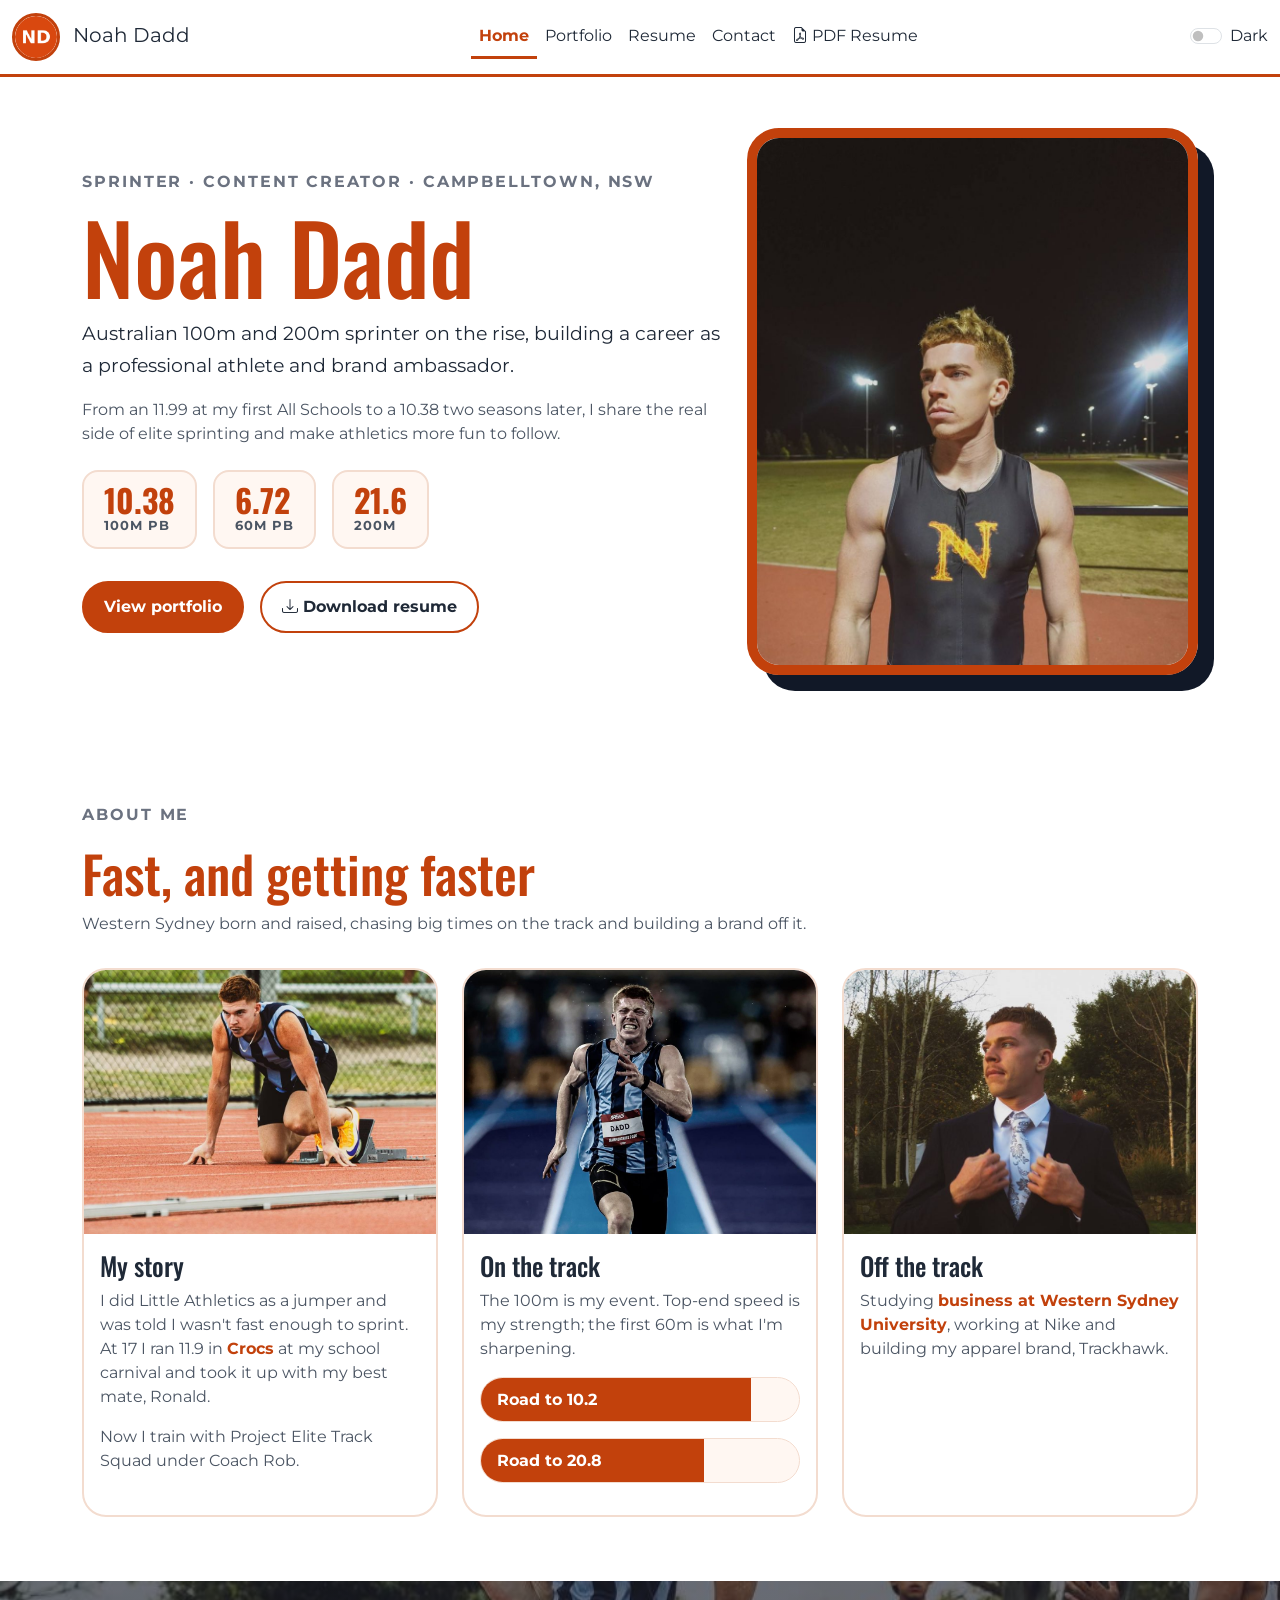
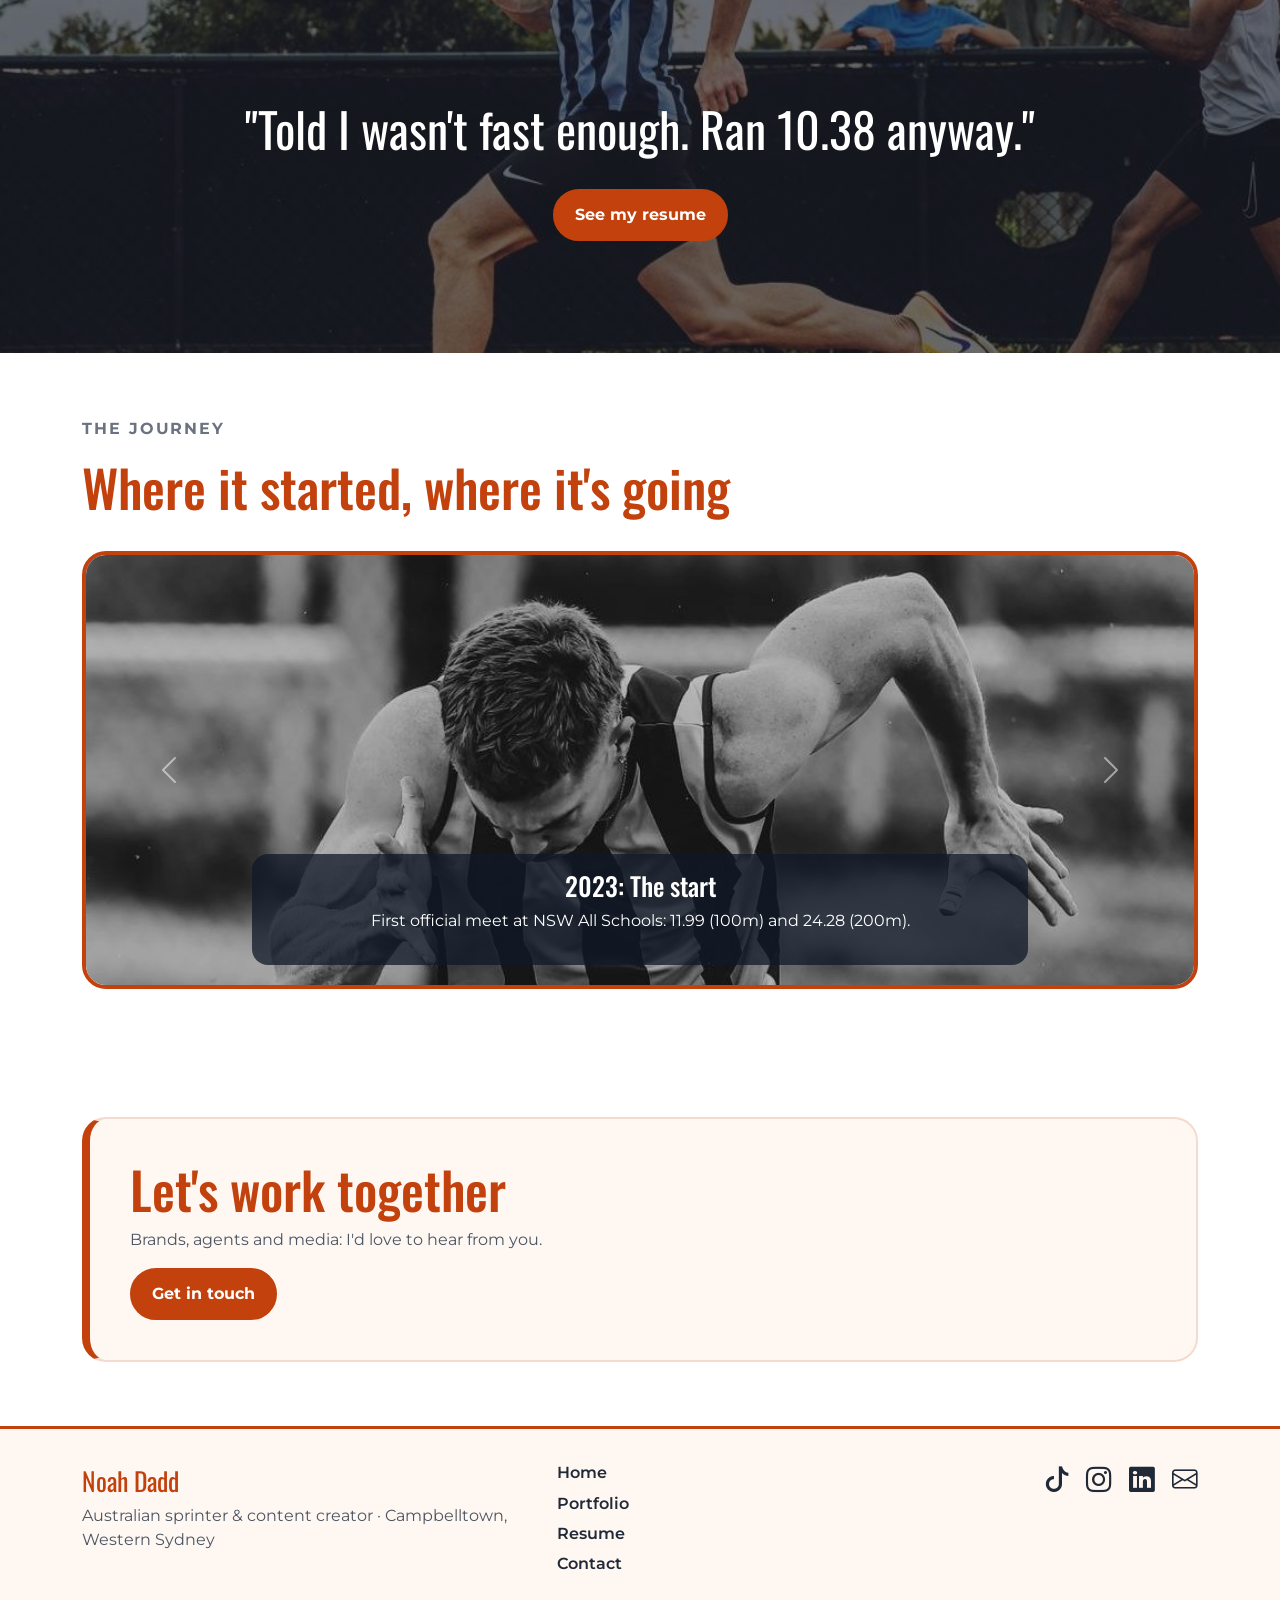
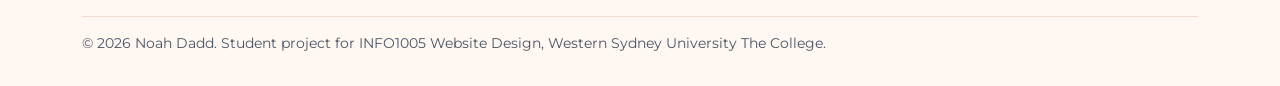
<file: index.html>
<!doctype html>
<!-- INFO1005 Website Design — Assessment 3 Portfolio | Noah Dadd | built from the Maggie Simpson (Module 3.1) template -->
<html lang="en-AU" data-bs-theme="light">
<head>
  <meta charset="utf-8">
  <meta name="viewport" content="width=device-width, initial-scale=1">
  <meta name="description" content="Noah Dadd is an Australian 100m and 200m sprinter and content creator from Campbelltown, Western Sydney, building a career as a professional athlete and brand ambassador.">
  <meta name="author" content="Noah Dadd">
  <title>Noah Dadd | Australian Sprinter & Brand Ambassador</title>

  <!-- FAVICON — created with Favicon.io, stored in /favicon -->
  <link rel="apple-touch-icon" sizes="180x180" href="favicon/apple-touch-icon.png">
  <link rel="icon" type="image/png" sizes="32x32" href="favicon/favicon-32x32.png">
  <link rel="icon" type="image/png" sizes="16x16" href="favicon/favicon-16x16.png">
  <link rel="manifest" href="favicon/site.webmanifest">

  <!-- GOOGLE FONTS — Oswald (headings, condensed and athletic) + Montserrat (body, clean and readable) -->
  <link rel="preconnect" href="https://fonts.googleapis.com">
  <link rel="preconnect" href="https://fonts.gstatic.com" crossorigin>
  <link href="https://fonts.googleapis.com/css2?family=Montserrat:wght@400;600;700&amp;family=Oswald:wght@400;600;700&amp;display=swap" rel="stylesheet">

  <!-- BOOTSTRAP ICONS — social media and contact icons -->
  <link rel="stylesheet" href="https://cdn.jsdelivr.net/npm/bootstrap-icons@1.11.3/font/bootstrap-icons.css">

  <!-- BOOTSTRAP 5.3 — grid, navbar, modal, carousel -->
  <link href="https://cdn.jsdelivr.net/npm/bootstrap@5.3.3/dist/css/bootstrap.min.css" rel="stylesheet">

  <!-- CUSTOM CSS — loads last so it overrides Bootstrap -->
  <link href="css/custom.css" rel="stylesheet">
</head>

<body>

<!-- NAVIGATION — fixed-top (sticky) navbar; collapses to a hamburger menu below 992px -->
<nav class="navbar navbar-expand-lg fixed-top site-nav" aria-label="Main navigation">
  <div class="container-fluid">
    <a class="navbar-brand" href="index.html" aria-label="Noah Dadd home">
      <img src="images/nd-monogram.png" alt="Noah Dadd ND monogram" class="brand-icon rounded-circle">
      <span class="d-none d-sm-inline">Noah Dadd</span>
    </a>

    <button class="navbar-toggler" type="button" data-bs-toggle="collapse" data-bs-target="#mainNavbar"
            aria-controls="mainNavbar" aria-expanded="false" aria-label="Toggle navigation">
      <span class="navbar-toggler-icon"></span>
    </button>

    <div class="collapse navbar-collapse" id="mainNavbar">
      <ul class="navbar-nav mx-auto mb-2 mb-lg-0">
        <li class="nav-item"><a class="nav-link active" aria-current="page" href="index.html">Home</a></li>
        <li class="nav-item"><a class="nav-link" href="portfolio.html">Portfolio</a></li>
        <li class="nav-item"><a class="nav-link" href="resume.html">Resume</a></li>
        <li class="nav-item"><a class="nav-link" href="contact.html">Contact</a></li>
        <li class="nav-item"><a class="nav-link" href="pdf/noahdadd-resume-2026.pdf" target="_blank" rel="noopener"><i class="bi bi-file-earmark-pdf" aria-hidden="true"></i> PDF Resume</a></li>
      </ul>

      <!-- DARK MODE SWITCH — Bootstrap colour modes -->
      <div class="form-check form-switch theme-switch">
        <input class="form-check-input" type="checkbox" role="switch" id="themeSwitch" aria-label="Toggle dark mode">
        <label class="form-check-label" for="themeSwitch">Dark</label>
      </div>
    </div>
  </div>
</nav>

<main>

  <!-- HERO — 7/5 split on desktop, stacked on phone -->
  <header class="container hero-section">
    <div class="row align-items-center g-4">
      <div class="col-12 col-lg-7">
        <p class="eyebrow">Sprinter · Content creator · Campbelltown, NSW</p>
        <h1>Noah Dadd</h1>
        <p class="lead-copy">Australian 100m and 200m sprinter on the rise, building a career as a professional athlete and brand ambassador.</p>
        <p class="d-none d-md-block">From an 11.99 at my first All Schools to a 10.38 two seasons later, I share the real side of elite sprinting and make athletics more fun to follow.</p>

        <!-- PB STATS -->
        <ul class="stat-row">
          <li><span class="stat-num">10.38</span><span class="stat-label">100m PB</span></li>
          <li><span class="stat-num">6.72</span><span class="stat-label">60m PB</span></li>
          <li><span class="stat-num">21.6</span><span class="stat-label">200m</span></li>
        </ul>

        <div class="hero-actions">
          <a class="btn btn-brand" href="portfolio.html">View portfolio</a>
          <a class="btn btn-ghost" href="pdf/noahdadd-resume-2026.pdf" target="_blank" rel="noopener"><i class="bi bi-download" aria-hidden="true"></i> Download resume</a>
        </div>
      </div>

      <div class="col-12 col-lg-5 text-center">
        <img src="images/hero-noah.jpg" class="img-fluid hero-img" alt="Noah Dadd under stadium floodlights in a black race suit">
      </div>
    </div>
  </header>

  <!-- ABOUT ME — cards: 1 column phone, 2 tablet, 3 desktop -->
  <section class="container section-block" id="aboutme">
    <div class="section-intro">
      <p class="eyebrow">About me</p>
      <h2>Fast, and getting faster</h2>
      <p>Western Sydney born and raised, chasing big times on the track and building a brand off it.</p>
    </div>

    <div class="row row-cols-1 row-cols-md-2 row-cols-lg-3 g-4">
      <div class="col">
        <article class="card h-100 feature-card">
          <img src="images/about-intro.jpg" class="card-img-top" alt="Noah Dadd set in the blocks in Nike Maxfly spikes">
          <div class="card-body">
            <h3 class="card-title">My story</h3>
            <p class="card-text">I did Little Athletics as a jumper and was told I wasn't fast enough to sprint. At 17 I ran 11.9 in <span class="standout">Crocs</span> at my school carnival and took it up with my best mate, Ronald.</p>
            <p class="card-text d-none d-lg-block">Now I train with Project Elite Track Squad under Coach Rob.</p>
          </div>
        </article>
      </div>

      <div class="col">
        <article class="card h-100 feature-card">
          <img src="images/about-track.jpg" class="card-img-top" alt="Noah Dadd sprinting at the 2026 Opens Championships">
          <div class="card-body">
            <h3 class="card-title">On the track</h3>
            <p class="card-text">The 100m is my event. Top-end speed is my strength; the first 60m is what I'm sharpening.</p>
            <!-- GOAL METERS — progress toward 2027 targets -->
            <div class="skill-meter"><span style="width:85%">Road to 10.2</span></div>
            <div class="skill-meter"><span style="width:70%">Road to 20.8</span></div>
          </div>
        </article>
      </div>

      <div class="col d-none d-md-block">
        <article class="card h-100 feature-card">
          <img src="images/about-offtrack.jpg" class="card-img-top" alt="Noah Dadd in a navy suit and floral tie">
          <div class="card-body">
            <h3 class="card-title">Off the track</h3>
            <p class="card-text">Studying <span class="standout">business at Western Sydney University</span>, working at Nike and building my apparel brand, Trackhawk.</p>
          </div>
        </article>
      </div>
    </div>
  </section>

  <!-- PHOTO BANNER — background image with a dark overlay -->
  <section class="photo-banner" aria-label="Motto">
    <div class="container">
      <p class="banner-quote">"Told I wasn't fast enough. Ran 10.38 anyway."</p>
      <a class="btn btn-brand" href="resume.html">See my resume</a>
    </div>
  </section>

  <!-- JOURNEY CAROUSEL — desktop only (large-screen enhancement) -->
  <section class="container section-block d-none d-lg-block" id="journey">
    <div class="section-intro">
      <p class="eyebrow">The journey</p>
      <h2>Where it started, where it's going</h2>
    </div>

    <div id="journeyCarousel" class="carousel slide process-carousel" data-bs-ride="carousel">
      <div class="carousel-inner">
        <div class="carousel-item active">
          <img src="images/journey-2023.jpg" class="d-block w-100" alt="Black and white photo of Noah driving out of the start">
          <div class="carousel-caption"><h3>2023: The start</h3><p>First official meet at NSW All Schools: 11.99 (100m) and 24.28 (200m).</p></div>
        </div>
        <div class="carousel-item">
          <img src="images/journey-2025.jpg" class="d-block w-100" alt="Noah crossing the finish line with his arm raised">
          <div class="carousel-caption"><h3>2025/26: The breakthrough</h3><p>New squad and a full off-season: 100m down from 11.15 to 10.38.</p></div>
        </div>
        <div class="carousel-item">
          <img src="images/journey-2027.jpg" class="d-block w-100" alt="Noah sprinting down a blue track">
          <div class="carousel-caption"><h3>2027: What's next</h3><p>10.2 / 20.8, a national final and Australian relay selection.</p></div>
        </div>
      </div>
      <button class="carousel-control-prev" type="button" data-bs-target="#journeyCarousel" data-bs-slide="prev">
        <span class="carousel-control-prev-icon" aria-hidden="true"></span><span class="visually-hidden">Previous</span>
      </button>
      <button class="carousel-control-next" type="button" data-bs-target="#journeyCarousel" data-bs-slide="next">
        <span class="carousel-control-next-icon" aria-hidden="true"></span><span class="visually-hidden">Next</span>
      </button>
    </div>
  </section>

  <!-- CALL TO ACTION -->
  <section class="container section-block">
    <div class="cta-panel">
      <h2>Let's work together</h2>
      <p>Brands, agents and media: I'd love to hear from you.</p>
      <a class="btn btn-brand" href="contact.html">Get in touch</a>
    </div>
  </section>

</main>

<!-- FOOTER — repeated on every page: quick links + social media -->
<footer class="site-footer">
  <div class="container">
    <div class="row g-4 align-items-start">
      <div class="col-12 col-md-5">
        <p class="footer-name">Noah Dadd</p>
        <p>Australian sprinter &amp; content creator · Campbelltown, Western Sydney</p>
      </div>
      <div class="col-6 col-md-3">
        <ul class="footer-links">
          <li><a href="index.html">Home</a></li>
          <li><a href="portfolio.html">Portfolio</a></li>
          <li><a href="resume.html">Resume</a></li>
          <li><a href="contact.html">Contact</a></li>
        </ul>
      </div>
      <div class="col-6 col-md-4 text-md-end">
        <p class="social-links">
          <a href="https://www.tiktok.com/@trackhawk2010" target="_blank" rel="noopener" aria-label="TikTok"><i class="bi bi-tiktok"></i></a>
          <a href="https://www.instagram.com/noahdadd__" target="_blank" rel="noopener" aria-label="Instagram"><i class="bi bi-instagram"></i></a>
          <a href="https://www.linkedin.com/in/noahdadd1" target="_blank" rel="noopener" aria-label="LinkedIn"><i class="bi bi-linkedin"></i></a>
          <a href="mailto:daddnoah@gmail.com" aria-label="Email Noah"><i class="bi bi-envelope"></i></a>
        </p>
      </div>
    </div>
    <p class="footer-legal">&copy; 2026 Noah Dadd. Student project for INFO1005 Website Design, Western Sydney University The College.</p>
  </div>
</footer>

<!-- BOOTSTRAP JS — powers the navbar collapse, modal and carousel -->
<script src="https://cdn.jsdelivr.net/npm/bootstrap@5.3.3/dist/js/bootstrap.bundle.min.js"></script>
<!-- CUSTOM JS — dark mode and lightbox -->
<script src="js/script.js"></script>

</body>
</html>
</file>
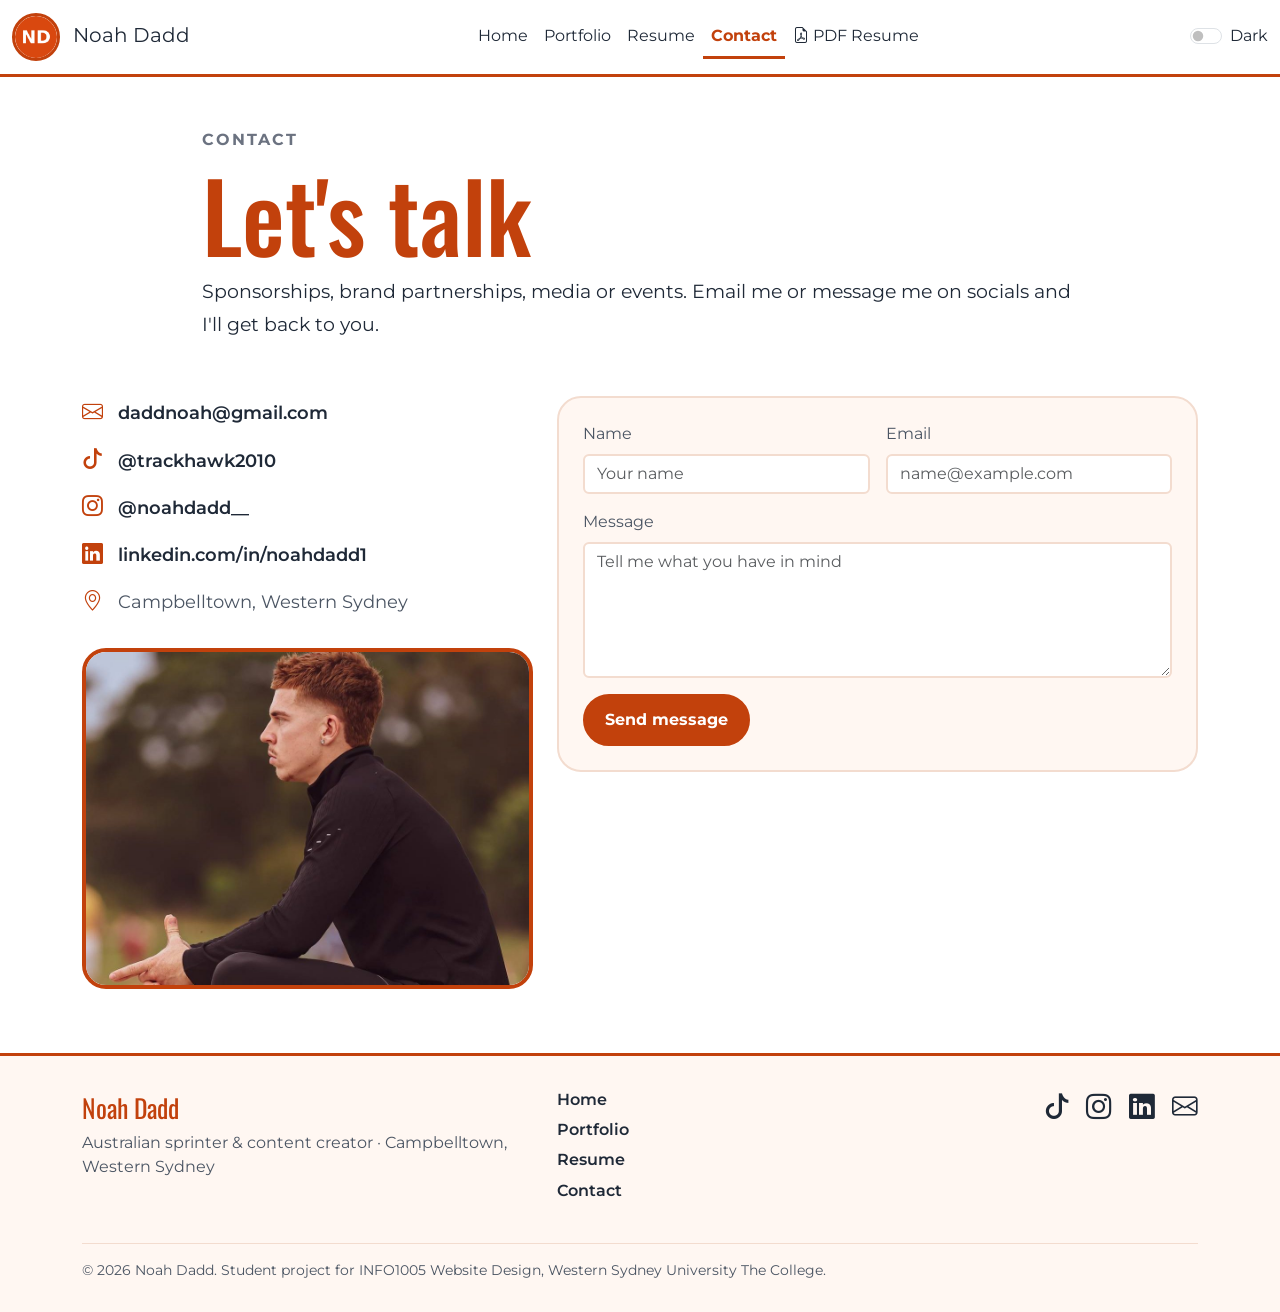
<file: contact.html>
<!doctype html>
<!-- INFO1005 Website Design — Assessment 3 Portfolio | Noah Dadd | built from the Maggie Simpson (Module 3.1) template -->
<html lang="en-AU" data-bs-theme="light">
<head>
  <meta charset="utf-8">
  <meta name="viewport" content="width=device-width, initial-scale=1">
  <meta name="description" content="Contact Noah Dadd for sponsorship, brand partnerships, media and events.">
  <meta name="author" content="Noah Dadd">
  <title>Contact | Noah Dadd</title>

  <!-- FAVICON — created with Favicon.io, stored in /favicon -->
  <link rel="apple-touch-icon" sizes="180x180" href="favicon/apple-touch-icon.png">
  <link rel="icon" type="image/png" sizes="32x32" href="favicon/favicon-32x32.png">
  <link rel="icon" type="image/png" sizes="16x16" href="favicon/favicon-16x16.png">
  <link rel="manifest" href="favicon/site.webmanifest">

  <!-- GOOGLE FONTS — Oswald (headings, condensed and athletic) + Montserrat (body, clean and readable) -->
  <link rel="preconnect" href="https://fonts.googleapis.com">
  <link rel="preconnect" href="https://fonts.gstatic.com" crossorigin>
  <link href="https://fonts.googleapis.com/css2?family=Montserrat:wght@400;600;700&amp;family=Oswald:wght@400;600;700&amp;display=swap" rel="stylesheet">

  <!-- BOOTSTRAP ICONS — social media and contact icons -->
  <link rel="stylesheet" href="https://cdn.jsdelivr.net/npm/bootstrap-icons@1.11.3/font/bootstrap-icons.css">

  <!-- BOOTSTRAP 5.3 — grid, navbar, modal, carousel -->
  <link href="https://cdn.jsdelivr.net/npm/bootstrap@5.3.3/dist/css/bootstrap.min.css" rel="stylesheet">

  <!-- CUSTOM CSS — loads last so it overrides Bootstrap -->
  <link href="css/custom.css" rel="stylesheet">
</head>

<body>

<!-- NAVIGATION — fixed-top (sticky) navbar; collapses to a hamburger menu below 992px -->
<nav class="navbar navbar-expand-lg fixed-top site-nav" aria-label="Main navigation">
  <div class="container-fluid">
    <a class="navbar-brand" href="index.html" aria-label="Noah Dadd home">
      <img src="images/nd-monogram.png" alt="Noah Dadd ND monogram" class="brand-icon rounded-circle">
      <span class="d-none d-sm-inline">Noah Dadd</span>
    </a>

    <button class="navbar-toggler" type="button" data-bs-toggle="collapse" data-bs-target="#mainNavbar"
            aria-controls="mainNavbar" aria-expanded="false" aria-label="Toggle navigation">
      <span class="navbar-toggler-icon"></span>
    </button>

    <div class="collapse navbar-collapse" id="mainNavbar">
      <ul class="navbar-nav mx-auto mb-2 mb-lg-0">
        <li class="nav-item"><a class="nav-link" href="index.html">Home</a></li>
        <li class="nav-item"><a class="nav-link" href="portfolio.html">Portfolio</a></li>
        <li class="nav-item"><a class="nav-link" href="resume.html">Resume</a></li>
        <li class="nav-item"><a class="nav-link active" aria-current="page" href="contact.html">Contact</a></li>
        <li class="nav-item"><a class="nav-link" href="pdf/noahdadd-resume-2026.pdf" target="_blank" rel="noopener"><i class="bi bi-file-earmark-pdf" aria-hidden="true"></i> PDF Resume</a></li>
      </ul>

      <!-- DARK MODE SWITCH — Bootstrap colour modes -->
      <div class="form-check form-switch theme-switch">
        <input class="form-check-input" type="checkbox" role="switch" id="themeSwitch" aria-label="Toggle dark mode">
        <label class="form-check-label" for="themeSwitch">Dark</label>
      </div>
    </div>
  </div>
</nav>

<main>

  <!-- PAGE HEADER -->
  <header class="container page-header">
    <p class="eyebrow">Contact</p>
    <h1>Let's talk</h1>
    <p class="lead-copy">Sponsorships, brand partnerships, media or events. Email me or message me on socials and I'll get back to you.</p>
  </header>

  <section class="container section-block pt-3">
    <div class="row g-4 align-items-start">

      <!-- CONTACT DETAILS — multiple contact methods, all hyperlinked -->
      <div class="col-12 col-lg-5">
        <ul class="contact-list">
          <li><i class="bi bi-envelope" aria-hidden="true"></i> <a href="mailto:daddnoah@gmail.com">daddnoah@gmail.com</a></li>
          <li><i class="bi bi-tiktok" aria-hidden="true"></i> <a href="https://www.tiktok.com/@trackhawk2010" target="_blank" rel="noopener">@trackhawk2010</a></li>
          <li><i class="bi bi-instagram" aria-hidden="true"></i> <a href="https://www.instagram.com/noahdadd__" target="_blank" rel="noopener">@noahdadd__</a></li>
          <li><i class="bi bi-linkedin" aria-hidden="true"></i> <a href="https://www.linkedin.com/in/noahdadd1" target="_blank" rel="noopener">linkedin.com/in/noahdadd1</a></li>
          <li><i class="bi bi-geo-alt" aria-hidden="true"></i> Campbelltown, Western Sydney</li>
        </ul>
        <img src="images/contact-noah.jpg" class="img-fluid contact-photo d-none d-lg-block" alt="Noah Dadd sitting trackside in Nike training gear">
      </div>

      <!-- CONTACT FORM — HTML + Bootstrap grid/form classes (demo, no database) -->
      <div class="col-12 col-lg-7">
        <form class="contact-form" id="contactForm">
          <div class="row g-3">
            <div class="col-12 col-md-6">
              <label for="name" class="form-label">Name</label>
              <input type="text" class="form-control" id="name" placeholder="Your name">
            </div>
            <div class="col-12 col-md-6">
              <label for="email" class="form-label">Email</label>
              <input type="email" class="form-control" id="email" placeholder="name@example.com">
            </div>
            <div class="col-12">
              <label for="message" class="form-label">Message</label>
              <textarea class="form-control" id="message" rows="5" placeholder="Tell me what you have in mind"></textarea>
            </div>
            <div class="col-12">
              <!-- Demo form: does not submit to a database. Visitors can also email directly. -->
              <button type="button" class="btn btn-brand">Send message</button>
            </div>
          </div>
        </form>
      </div>

    </div>
  </section>

</main>

<!-- FOOTER — repeated on every page: quick links + social media -->
<footer class="site-footer">
  <div class="container">
    <div class="row g-4 align-items-start">
      <div class="col-12 col-md-5">
        <p class="footer-name">Noah Dadd</p>
        <p>Australian sprinter &amp; content creator · Campbelltown, Western Sydney</p>
      </div>
      <div class="col-6 col-md-3">
        <ul class="footer-links">
          <li><a href="index.html">Home</a></li>
          <li><a href="portfolio.html">Portfolio</a></li>
          <li><a href="resume.html">Resume</a></li>
          <li><a href="contact.html">Contact</a></li>
        </ul>
      </div>
      <div class="col-6 col-md-4 text-md-end">
        <p class="social-links">
          <a href="https://www.tiktok.com/@trackhawk2010" target="_blank" rel="noopener" aria-label="TikTok"><i class="bi bi-tiktok"></i></a>
          <a href="https://www.instagram.com/noahdadd__" target="_blank" rel="noopener" aria-label="Instagram"><i class="bi bi-instagram"></i></a>
          <a href="https://www.linkedin.com/in/noahdadd1" target="_blank" rel="noopener" aria-label="LinkedIn"><i class="bi bi-linkedin"></i></a>
          <a href="mailto:daddnoah@gmail.com" aria-label="Email Noah"><i class="bi bi-envelope"></i></a>
        </p>
      </div>
    </div>
    <p class="footer-legal">&copy; 2026 Noah Dadd. Student project for INFO1005 Website Design, Western Sydney University The College.</p>
  </div>
</footer>

<!-- BOOTSTRAP JS — powers the navbar collapse, modal and carousel -->
<script src="https://cdn.jsdelivr.net/npm/bootstrap@5.3.3/dist/js/bootstrap.bundle.min.js"></script>
<!-- CUSTOM JS — dark mode and lightbox -->
<script src="js/script.js"></script>

</body>
</html>
</file>
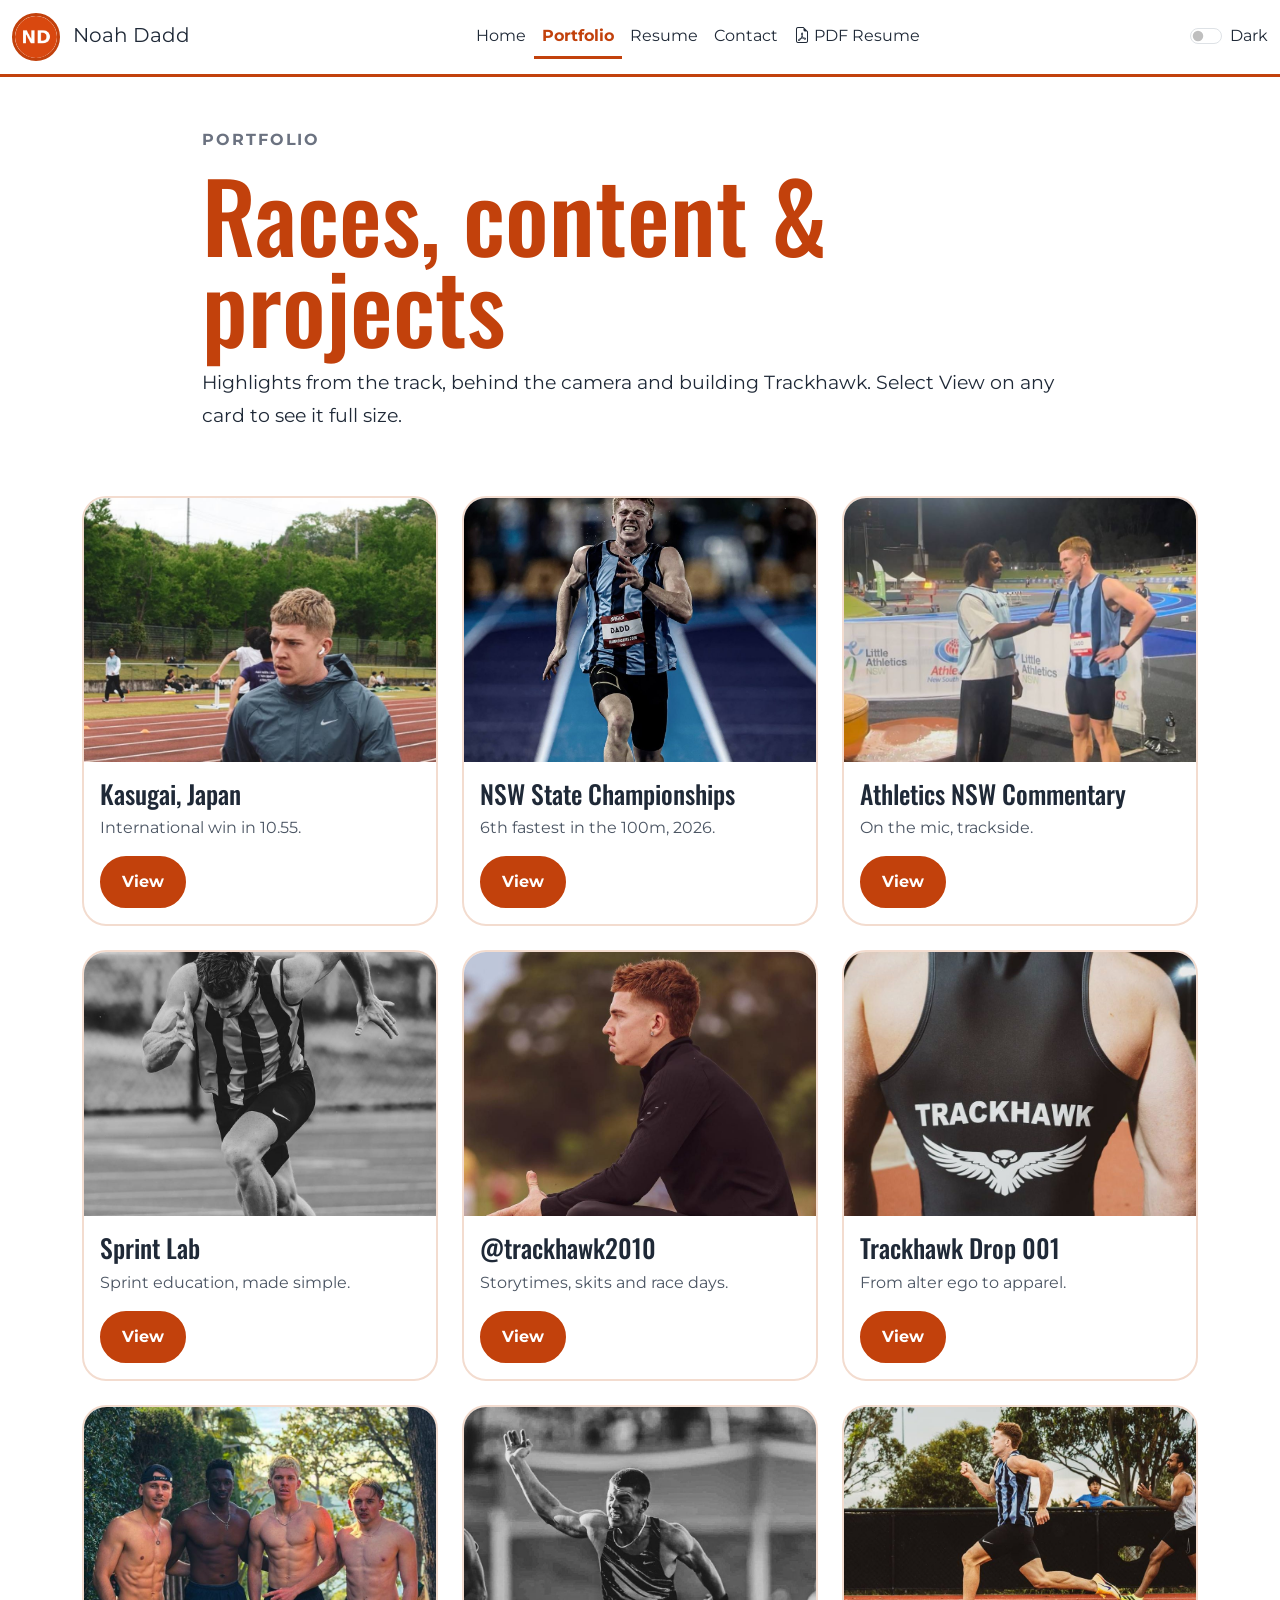
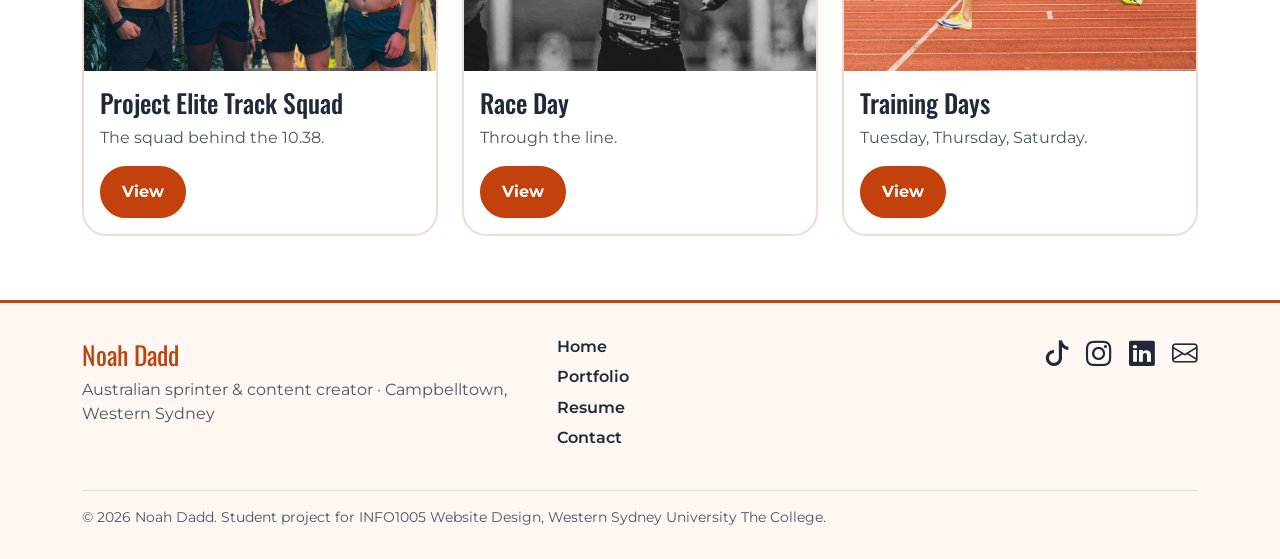
<file: portfolio.html>
<!doctype html>
<!-- INFO1005 Website Design — Assessment 3 Portfolio | Noah Dadd | built from the Maggie Simpson (Module 3.1) template -->
<html lang="en-AU" data-bs-theme="light">
<head>
  <meta charset="utf-8">
  <meta name="viewport" content="width=device-width, initial-scale=1">
  <meta name="description" content="Race highlights, content and brand projects from Australian sprinter Noah Dadd.">
  <meta name="author" content="Noah Dadd">
  <title>Portfolio | Noah Dadd</title>

  <!-- FAVICON — created with Favicon.io, stored in /favicon -->
  <link rel="apple-touch-icon" sizes="180x180" href="favicon/apple-touch-icon.png">
  <link rel="icon" type="image/png" sizes="32x32" href="favicon/favicon-32x32.png">
  <link rel="icon" type="image/png" sizes="16x16" href="favicon/favicon-16x16.png">
  <link rel="manifest" href="favicon/site.webmanifest">

  <!-- GOOGLE FONTS — Oswald (headings, condensed and athletic) + Montserrat (body, clean and readable) -->
  <link rel="preconnect" href="https://fonts.googleapis.com">
  <link rel="preconnect" href="https://fonts.gstatic.com" crossorigin>
  <link href="https://fonts.googleapis.com/css2?family=Montserrat:wght@400;600;700&amp;family=Oswald:wght@400;600;700&amp;display=swap" rel="stylesheet">

  <!-- BOOTSTRAP ICONS — social media and contact icons -->
  <link rel="stylesheet" href="https://cdn.jsdelivr.net/npm/bootstrap-icons@1.11.3/font/bootstrap-icons.css">

  <!-- BOOTSTRAP 5.3 — grid, navbar, modal, carousel -->
  <link href="https://cdn.jsdelivr.net/npm/bootstrap@5.3.3/dist/css/bootstrap.min.css" rel="stylesheet">

  <!-- CUSTOM CSS — loads last so it overrides Bootstrap -->
  <link href="css/custom.css" rel="stylesheet">
</head>

<body>

<!-- NAVIGATION — fixed-top (sticky) navbar; collapses to a hamburger menu below 992px -->
<nav class="navbar navbar-expand-lg fixed-top site-nav" aria-label="Main navigation">
  <div class="container-fluid">
    <a class="navbar-brand" href="index.html" aria-label="Noah Dadd home">
      <img src="images/nd-monogram.png" alt="Noah Dadd ND monogram" class="brand-icon rounded-circle">
      <span class="d-none d-sm-inline">Noah Dadd</span>
    </a>

    <button class="navbar-toggler" type="button" data-bs-toggle="collapse" data-bs-target="#mainNavbar"
            aria-controls="mainNavbar" aria-expanded="false" aria-label="Toggle navigation">
      <span class="navbar-toggler-icon"></span>
    </button>

    <div class="collapse navbar-collapse" id="mainNavbar">
      <ul class="navbar-nav mx-auto mb-2 mb-lg-0">
        <li class="nav-item"><a class="nav-link" href="index.html">Home</a></li>
        <li class="nav-item"><a class="nav-link active" aria-current="page" href="portfolio.html">Portfolio</a></li>
        <li class="nav-item"><a class="nav-link" href="resume.html">Resume</a></li>
        <li class="nav-item"><a class="nav-link" href="contact.html">Contact</a></li>
        <li class="nav-item"><a class="nav-link" href="pdf/noahdadd-resume-2026.pdf" target="_blank" rel="noopener"><i class="bi bi-file-earmark-pdf" aria-hidden="true"></i> PDF Resume</a></li>
      </ul>

      <!-- DARK MODE SWITCH — Bootstrap colour modes -->
      <div class="form-check form-switch theme-switch">
        <input class="form-check-input" type="checkbox" role="switch" id="themeSwitch" aria-label="Toggle dark mode">
        <label class="form-check-label" for="themeSwitch">Dark</label>
      </div>
    </div>
  </div>
</nav>

<main>

  <!-- PAGE HEADER -->
  <header class="container page-header">
    <p class="eyebrow">Portfolio</p>
    <h1>Races, content &amp; projects</h1>
    <p class="lead-copy">Highlights from the track, behind the camera and building Trackhawk. Select View on any card to see it full size.</p>
  </header>

  <!-- PORTFOLIO GRID — 1 col phone (6 items), 2 col tablet, 3 col desktop (9 items) -->
  <section class="container section-block pt-4" id="portfolio">
    <h2 class="visually-hidden">Projects</h2>
    <div class="row row-cols-1 row-cols-sm-2 row-cols-lg-3 g-4">
      <div class="col">
        <article class="card h-100 portfolio-card">
          <img src="images/portfolio-kasugai.jpg" class="card-img-top" alt="Kasugai, Japan thumbnail">
          <div class="card-body">
            <h3 class="card-title">Kasugai, Japan</h3>
            <p class="card-text">International win in 10.55.</p>
            <button type="button" class="btn btn-brand open-lightbox"
                    data-bs-toggle="modal" data-bs-target="#projectLightbox"
                    data-project-src="images/portfolio-kasugai.jpg"
                    data-project-title="Kasugai, Japan"
                    data-project-description="Racing in Kasugai, Japan and taking the win in 10.55, one of the biggest results of my career so far.">
              View
            </button>
          </div>
        </article>
      </div>

      <div class="col">
        <article class="card h-100 portfolio-card">
          <img src="images/portfolio-state-champs.jpg" class="card-img-top" alt="NSW State Championships thumbnail">
          <div class="card-body">
            <h3 class="card-title">NSW State Championships</h3>
            <p class="card-text">6th fastest in the 100m, 2026.</p>
            <button type="button" class="btn btn-brand open-lightbox"
                    data-bs-toggle="modal" data-bs-target="#projectLightbox"
                    data-project-src="images/portfolio-state-champs.jpg"
                    data-project-title="NSW State Championships"
                    data-project-description="Ranked 6th fastest in the 100m against the best sprinters in NSW, a big step from my first All Schools meet in 2023.">
              View
            </button>
          </div>
        </article>
      </div>

      <div class="col">
        <article class="card h-100 portfolio-card">
          <img src="images/portfolio-commentary.jpg" class="card-img-top" alt="Athletics NSW Commentary thumbnail">
          <div class="card-body">
            <h3 class="card-title">Athletics NSW Commentary</h3>
            <p class="card-text">On the mic, trackside.</p>
            <button type="button" class="btn btn-brand open-lightbox"
                    data-bs-toggle="modal" data-bs-target="#projectLightbox"
                    data-project-src="images/portfolio-commentary.jpg"
                    data-project-title="Athletics NSW Commentary"
                    data-project-description="In March 2026 I worked trackside for Athletics NSW: calling races, interviewing athletes and the crowd, and producing live social content.">
              View
            </button>
          </div>
        </article>
      </div>

      <div class="col">
        <article class="card h-100 portfolio-card">
          <img src="images/portfolio-sprint-lab.jpg" class="card-img-top" alt="Sprint Lab thumbnail">
          <div class="card-body">
            <h3 class="card-title">Sprint Lab</h3>
            <p class="card-text">Sprint education, made simple.</p>
            <button type="button" class="btn btn-brand open-lightbox"
                    data-bs-toggle="modal" data-bs-target="#projectLightbox"
                    data-project-src="images/portfolio-sprint-lab.jpg"
                    data-project-title="Sprint Lab"
                    data-project-description="My technical content series breaking down starts, drive phase and top-end speed for a younger audience.">
              View
            </button>
          </div>
        </article>
      </div>

      <div class="col">
        <article class="card h-100 portfolio-card">
          <img src="images/portfolio-content-tiktok.jpg" class="card-img-top" alt="@trackhawk2010 thumbnail">
          <div class="card-body">
            <h3 class="card-title">@trackhawk2010</h3>
            <p class="card-text">Storytimes, skits and race days.</p>
            <button type="button" class="btn btn-brand open-lightbox"
                    data-bs-toggle="modal" data-bs-target="#projectLightbox"
                    data-project-src="images/portfolio-content-tiktok.jpg"
                    data-project-title="@trackhawk2010"
                    data-project-description="Short-form content on TikTok and Instagram showing the real side of elite sprinting, filmed and edited in CapCut.">
              View
            </button>
          </div>
        </article>
      </div>

      <div class="col">
        <article class="card h-100 portfolio-card">
          <img src="images/portfolio-trackhawk.jpg" class="card-img-top" alt="Trackhawk Drop 001 thumbnail">
          <div class="card-body">
            <h3 class="card-title">Trackhawk Drop 001</h3>
            <p class="card-text">From alter ego to apparel.</p>
            <button type="button" class="btn btn-brand open-lightbox"
                    data-bs-toggle="modal" data-bs-target="#projectLightbox"
                    data-project-src="images/portfolio-trackhawk.jpg"
                    data-project-title="Trackhawk Drop 001"
                    data-project-description="Trackhawk started as a burner TikTok name that stuck. I designed the logo and Drop 001 tees in Adobe Illustrator.">
              View
            </button>
          </div>
        </article>
      </div>

      <div class="col d-none d-sm-block">
        <article class="card h-100 portfolio-card">
          <img src="images/portfolio-project-elite.jpg" class="card-img-top" alt="Project Elite Track Squad thumbnail">
          <div class="card-body">
            <h3 class="card-title">Project Elite Track Squad</h3>
            <p class="card-text">The squad behind the 10.38.</p>
            <button type="button" class="btn btn-brand open-lightbox"
                    data-bs-toggle="modal" data-bs-target="#projectLightbox"
                    data-project-src="images/portfolio-project-elite.jpg"
                    data-project-title="Project Elite Track Squad"
                    data-project-description="Joining Coach Rob's squad and putting in a full off-season took my 100m from 11.15 to 10.38.">
              View
            </button>
          </div>
        </article>
      </div>

      <div class="col d-none d-md-block">
        <article class="card h-100 portfolio-card">
          <img src="images/portfolio-race-day.jpg" class="card-img-top" alt="Race Day thumbnail">
          <div class="card-body">
            <h3 class="card-title">Race Day</h3>
            <p class="card-text">Through the line.</p>
            <button type="button" class="btn btn-brand open-lightbox"
                    data-bs-toggle="modal" data-bs-target="#projectLightbox"
                    data-project-src="images/portfolio-race-day.jpg"
                    data-project-title="Race Day"
                    data-project-description="Crossing the line at full effort. Every rep in training is for moments like this.">
              View
            </button>
          </div>
        </article>
      </div>

      <div class="col d-none d-lg-block">
        <article class="card h-100 portfolio-card">
          <img src="images/portfolio-training.jpg" class="card-img-top" alt="Training Days thumbnail">
          <div class="card-body">
            <h3 class="card-title">Training Days</h3>
            <p class="card-text">Tuesday, Thursday, Saturday.</p>
            <button type="button" class="btn btn-brand open-lightbox"
                    data-bs-toggle="modal" data-bs-target="#projectLightbox"
                    data-project-src="images/portfolio-training.jpg"
                    data-project-title="Training Days"
                    data-project-description="Track sessions three days a week and gym twice a week. The unglamorous work behind the race-day clips.">
              View
            </button>
          </div>
        </article>
      </div>
    </div>
  </section>

  <!-- LIGHTBOX — one reusable Bootstrap modal; JS swaps the image and text -->
  <div class="modal fade" id="projectLightbox" tabindex="-1" role="dialog" aria-labelledby="projectLightboxLabel">
    <div class="modal-dialog modal-dialog-centered modal-xl">
      <div class="modal-content project-modal">
        <div class="modal-header">
          <h2 class="modal-title" id="projectLightboxLabel">Project</h2>
          <button type="button" class="btn-close" data-bs-dismiss="modal" aria-label="Close"></button>
        </div>
        <div class="modal-body">
          <img src="images/portfolio-kasugai.jpg" class="img-fluid modal-project-img" id="modalProjectImage" alt="Selected project">
          <p id="modalProjectDescription" class="modal-description">Project description.</p>
        </div>
      </div>
    </div>
  </div>

</main>

<!-- FOOTER — repeated on every page: quick links + social media -->
<footer class="site-footer">
  <div class="container">
    <div class="row g-4 align-items-start">
      <div class="col-12 col-md-5">
        <p class="footer-name">Noah Dadd</p>
        <p>Australian sprinter &amp; content creator · Campbelltown, Western Sydney</p>
      </div>
      <div class="col-6 col-md-3">
        <ul class="footer-links">
          <li><a href="index.html">Home</a></li>
          <li><a href="portfolio.html">Portfolio</a></li>
          <li><a href="resume.html">Resume</a></li>
          <li><a href="contact.html">Contact</a></li>
        </ul>
      </div>
      <div class="col-6 col-md-4 text-md-end">
        <p class="social-links">
          <a href="https://www.tiktok.com/@trackhawk2010" target="_blank" rel="noopener" aria-label="TikTok"><i class="bi bi-tiktok"></i></a>
          <a href="https://www.instagram.com/noahdadd__" target="_blank" rel="noopener" aria-label="Instagram"><i class="bi bi-instagram"></i></a>
          <a href="https://www.linkedin.com/in/noahdadd1" target="_blank" rel="noopener" aria-label="LinkedIn"><i class="bi bi-linkedin"></i></a>
          <a href="mailto:daddnoah@gmail.com" aria-label="Email Noah"><i class="bi bi-envelope"></i></a>
        </p>
      </div>
    </div>
    <p class="footer-legal">&copy; 2026 Noah Dadd. Student project for INFO1005 Website Design, Western Sydney University The College.</p>
  </div>
</footer>

<!-- BOOTSTRAP JS — powers the navbar collapse, modal and carousel -->
<script src="https://cdn.jsdelivr.net/npm/bootstrap@5.3.3/dist/js/bootstrap.bundle.min.js"></script>
<!-- CUSTOM JS — dark mode and lightbox -->
<script src="js/script.js"></script>

</body>
</html>
</file>
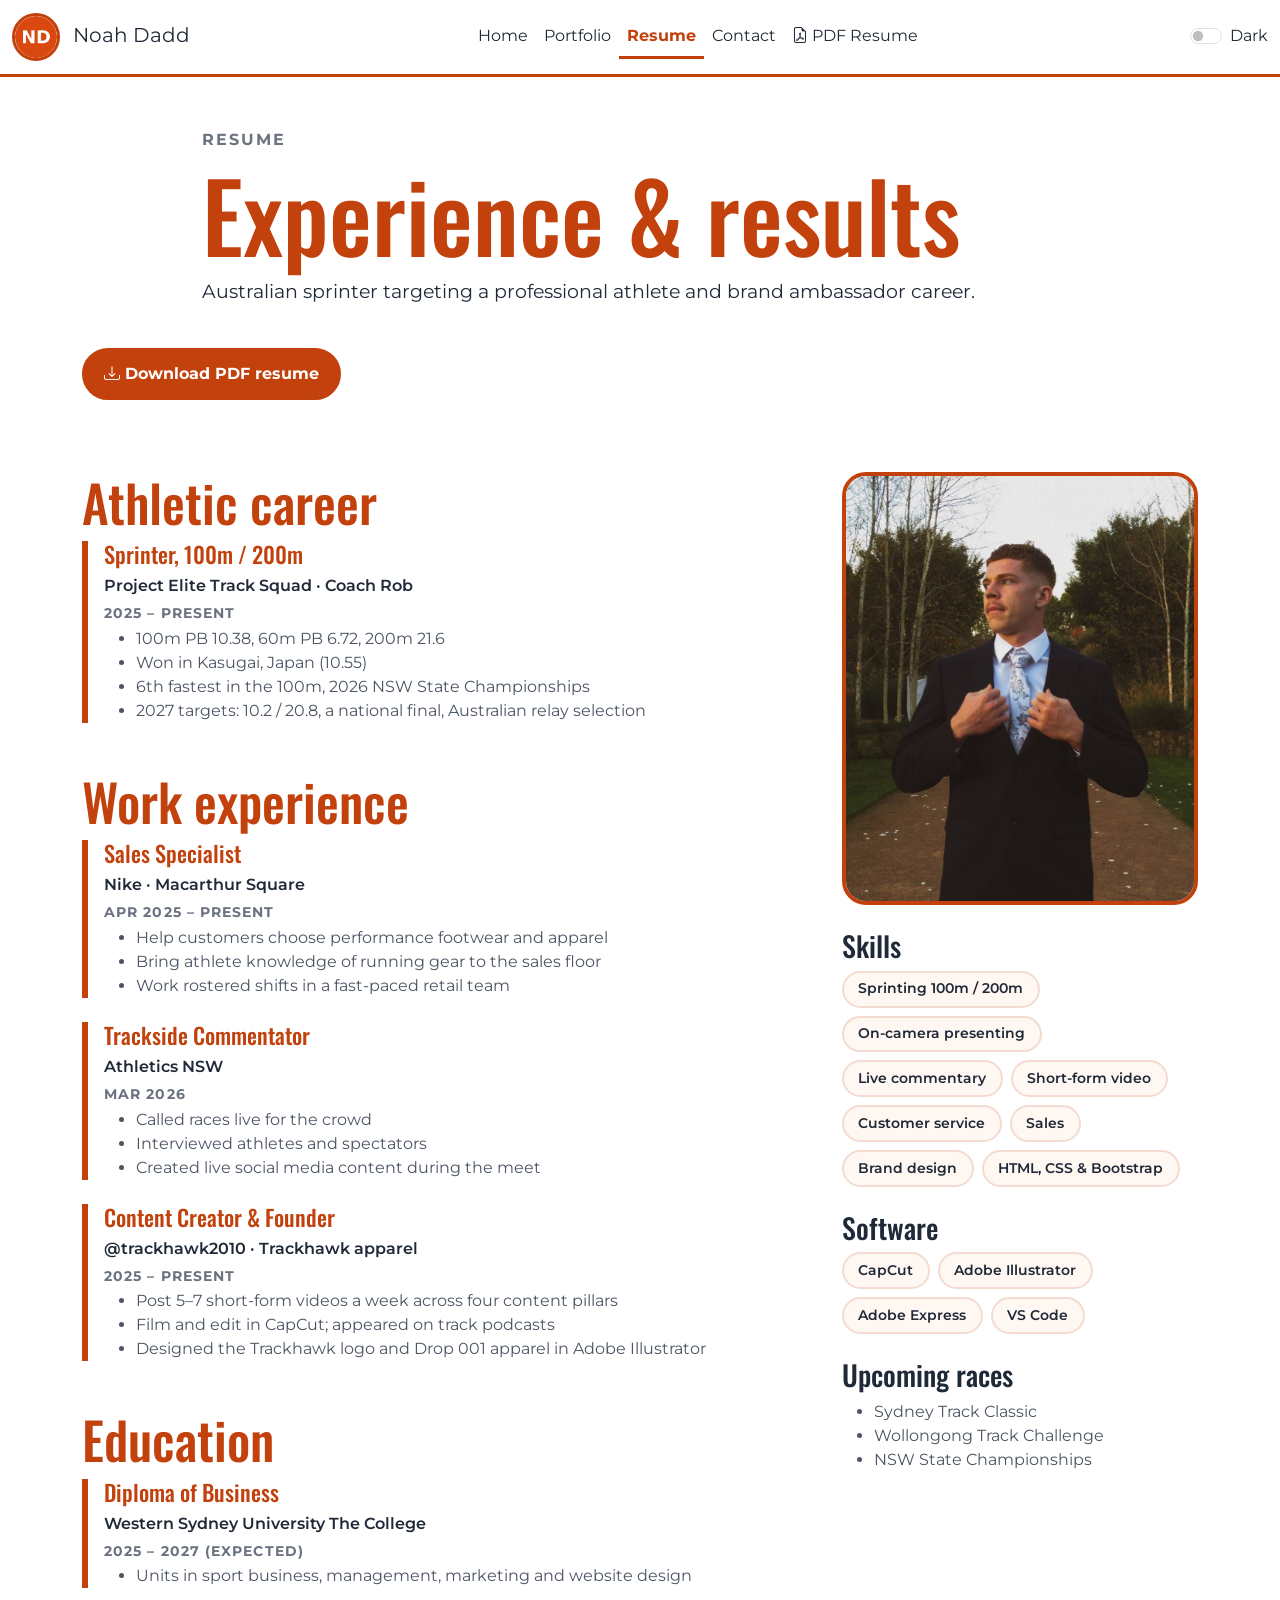
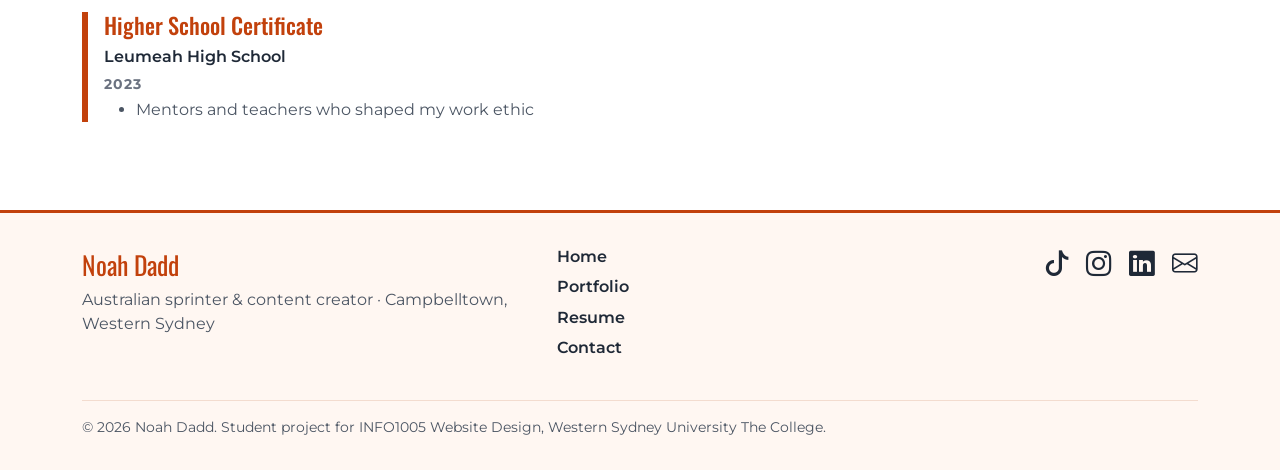
<file: resume.html>
<!doctype html>
<!-- INFO1005 Website Design — Assessment 3 Portfolio | Noah Dadd | built from the Maggie Simpson (Module 3.1) template -->
<html lang="en-AU" data-bs-theme="light">
<head>
  <meta charset="utf-8">
  <meta name="viewport" content="width=device-width, initial-scale=1">
  <meta name="description" content="Resume of Noah Dadd: athletic results, work experience, education and skills.">
  <meta name="author" content="Noah Dadd">
  <title>Resume | Noah Dadd</title>

  <!-- FAVICON — created with Favicon.io, stored in /favicon -->
  <link rel="apple-touch-icon" sizes="180x180" href="favicon/apple-touch-icon.png">
  <link rel="icon" type="image/png" sizes="32x32" href="favicon/favicon-32x32.png">
  <link rel="icon" type="image/png" sizes="16x16" href="favicon/favicon-16x16.png">
  <link rel="manifest" href="favicon/site.webmanifest">

  <!-- GOOGLE FONTS — Oswald (headings, condensed and athletic) + Montserrat (body, clean and readable) -->
  <link rel="preconnect" href="https://fonts.googleapis.com">
  <link rel="preconnect" href="https://fonts.gstatic.com" crossorigin>
  <link href="https://fonts.googleapis.com/css2?family=Montserrat:wght@400;600;700&amp;family=Oswald:wght@400;600;700&amp;display=swap" rel="stylesheet">

  <!-- BOOTSTRAP ICONS — social media and contact icons -->
  <link rel="stylesheet" href="https://cdn.jsdelivr.net/npm/bootstrap-icons@1.11.3/font/bootstrap-icons.css">

  <!-- BOOTSTRAP 5.3 — grid, navbar, modal, carousel -->
  <link href="https://cdn.jsdelivr.net/npm/bootstrap@5.3.3/dist/css/bootstrap.min.css" rel="stylesheet">

  <!-- CUSTOM CSS — loads last so it overrides Bootstrap -->
  <link href="css/custom.css" rel="stylesheet">
</head>

<body>

<!-- NAVIGATION — fixed-top (sticky) navbar; collapses to a hamburger menu below 992px -->
<nav class="navbar navbar-expand-lg fixed-top site-nav" aria-label="Main navigation">
  <div class="container-fluid">
    <a class="navbar-brand" href="index.html" aria-label="Noah Dadd home">
      <img src="images/nd-monogram.png" alt="Noah Dadd ND monogram" class="brand-icon rounded-circle">
      <span class="d-none d-sm-inline">Noah Dadd</span>
    </a>

    <button class="navbar-toggler" type="button" data-bs-toggle="collapse" data-bs-target="#mainNavbar"
            aria-controls="mainNavbar" aria-expanded="false" aria-label="Toggle navigation">
      <span class="navbar-toggler-icon"></span>
    </button>

    <div class="collapse navbar-collapse" id="mainNavbar">
      <ul class="navbar-nav mx-auto mb-2 mb-lg-0">
        <li class="nav-item"><a class="nav-link" href="index.html">Home</a></li>
        <li class="nav-item"><a class="nav-link" href="portfolio.html">Portfolio</a></li>
        <li class="nav-item"><a class="nav-link active" aria-current="page" href="resume.html">Resume</a></li>
        <li class="nav-item"><a class="nav-link" href="contact.html">Contact</a></li>
        <li class="nav-item"><a class="nav-link" href="pdf/noahdadd-resume-2026.pdf" target="_blank" rel="noopener"><i class="bi bi-file-earmark-pdf" aria-hidden="true"></i> PDF Resume</a></li>
      </ul>

      <!-- DARK MODE SWITCH — Bootstrap colour modes -->
      <div class="form-check form-switch theme-switch">
        <input class="form-check-input" type="checkbox" role="switch" id="themeSwitch" aria-label="Toggle dark mode">
        <label class="form-check-label" for="themeSwitch">Dark</label>
      </div>
    </div>
  </div>
</nav>

<main>

  <!-- PAGE HEADER -->
  <header class="container page-header">
    <p class="eyebrow">Resume</p>
    <h1>Experience &amp; results</h1>
    <p class="lead-copy">Australian sprinter targeting a professional athlete and brand ambassador career.</p>
  </header>

  <section class="container pb-2">
    <a class="btn btn-brand" href="pdf/noahdadd-resume-2026.pdf" target="_blank" rel="noopener"><i class="bi bi-download" aria-hidden="true"></i> Download PDF resume</a>
  </section>

  <section class="container section-block">
    <div class="row g-4">

      <!-- LEFT COLUMN — athletics + work experience timelines -->
      <div class="col-12 col-lg-8">

        <h2 id="athletics">Athletic career</h2>
        <div class="timeline">
          <article class="timeline-item">
            <h3>Sprinter, 100m / 200m</h3>
            <h4>Project Elite Track Squad · Coach Rob</h4>
            <p class="timeline-date">2025 – Present</p>
            <ul>
              <li>100m PB 10.38, 60m PB 6.72, 200m 21.6</li>
              <li>Won in Kasugai, Japan (10.55)</li>
              <li>6th fastest in the 100m, 2026 NSW State Championships</li>
              <li>2027 targets: 10.2 / 20.8, a national final, Australian relay selection</li>
            </ul>
          </article>
        </div>

        <h2 id="experience" class="mt-5">Work experience</h2>
        <div class="timeline">
          <article class="timeline-item">
            <h3>Sales Specialist</h3>
            <h4>Nike · Macarthur Square</h4>
            <p class="timeline-date">Apr 2025 – Present</p>
            <ul>
              <li>Help customers choose performance footwear and apparel</li>
              <li>Bring athlete knowledge of running gear to the sales floor</li>
              <li>Work rostered shifts in a fast-paced retail team</li>
            </ul>
          </article>

          <article class="timeline-item">
            <h3>Trackside Commentator</h3>
            <h4>Athletics NSW</h4>
            <p class="timeline-date">Mar 2026</p>
            <ul>
              <li>Called races live for the crowd</li>
              <li>Interviewed athletes and spectators</li>
              <li>Created live social media content during the meet</li>
            </ul>
          </article>

          <article class="timeline-item">
            <h3>Content Creator &amp; Founder</h3>
            <h4>@trackhawk2010 · Trackhawk apparel</h4>
            <p class="timeline-date">2025 – Present</p>
            <ul>
              <li>Post 5–7 short-form videos a week across four content pillars</li>
              <li>Film and edit in CapCut; appeared on track podcasts</li>
              <li>Designed the Trackhawk logo and Drop 001 apparel in Adobe Illustrator</li>
            </ul>
          </article>
        </div>

        <h2 id="education" class="mt-5">Education</h2>
        <div class="timeline">
          <article class="timeline-item">
            <h3>Diploma of Business</h3>
            <h4>Western Sydney University The College</h4>
            <p class="timeline-date">2025 – 2027 (expected)</p>
            <ul>
              <li>Units in sport business, management, marketing and website design</li>
            </ul>
          </article>

          <article class="timeline-item">
            <h3>Higher School Certificate</h3>
            <h4>Leumeah High School</h4>
            <p class="timeline-date">2023</p>
            <ul>
              <li>Mentors and teachers who shaped my work ethic</li>
            </ul>
          </article>
        </div>
      </div>

      <!-- RIGHT COLUMN — photo + skills -->
      <aside class="col-12 col-lg-4">
        <div>
          <img src="images/resume-noah.jpg" class="img-fluid resume-photo d-none d-md-block" alt="Noah Dadd in a navy pinstripe suit">

          <h2 class="h3 mt-4" id="skills">Skills</h2>
          <ul class="skill-tags">
            <li>Sprinting 100m / 200m</li>
            <li>On-camera presenting</li>
            <li>Live commentary</li>
            <li>Short-form video</li>
            <li>Customer service</li>
            <li>Sales</li>
            <li>Brand design</li>
            <li>HTML, CSS &amp; Bootstrap</li>
          </ul>

          <h2 class="h3 mt-4">Software</h2>
          <ul class="skill-tags">
            <li>CapCut</li>
            <li>Adobe Illustrator</li>
            <li>Adobe Express</li>
            <li>VS Code</li>
          </ul>

          <h2 class="h3 mt-4">Upcoming races</h2>
          <ul class="race-list">
            <li>Sydney Track Classic</li>
            <li>Wollongong Track Challenge</li>
            <li>NSW State Championships</li>
          </ul>
        </div>
      </aside>

    </div>
  </section>

</main>

<!-- FOOTER — repeated on every page: quick links + social media -->
<footer class="site-footer">
  <div class="container">
    <div class="row g-4 align-items-start">
      <div class="col-12 col-md-5">
        <p class="footer-name">Noah Dadd</p>
        <p>Australian sprinter &amp; content creator · Campbelltown, Western Sydney</p>
      </div>
      <div class="col-6 col-md-3">
        <ul class="footer-links">
          <li><a href="index.html">Home</a></li>
          <li><a href="portfolio.html">Portfolio</a></li>
          <li><a href="resume.html">Resume</a></li>
          <li><a href="contact.html">Contact</a></li>
        </ul>
      </div>
      <div class="col-6 col-md-4 text-md-end">
        <p class="social-links">
          <a href="https://www.tiktok.com/@trackhawk2010" target="_blank" rel="noopener" aria-label="TikTok"><i class="bi bi-tiktok"></i></a>
          <a href="https://www.instagram.com/noahdadd__" target="_blank" rel="noopener" aria-label="Instagram"><i class="bi bi-instagram"></i></a>
          <a href="https://www.linkedin.com/in/noahdadd1" target="_blank" rel="noopener" aria-label="LinkedIn"><i class="bi bi-linkedin"></i></a>
          <a href="mailto:daddnoah@gmail.com" aria-label="Email Noah"><i class="bi bi-envelope"></i></a>
        </p>
      </div>
    </div>
    <p class="footer-legal">&copy; 2026 Noah Dadd. Student project for INFO1005 Website Design, Western Sydney University The College.</p>
  </div>
</footer>

<!-- BOOTSTRAP JS — powers the navbar collapse, modal and carousel -->
<script src="https://cdn.jsdelivr.net/npm/bootstrap@5.3.3/dist/js/bootstrap.bundle.min.js"></script>
<!-- CUSTOM JS — dark mode and lightbox -->
<script src="js/script.js"></script>

</body>
</html>
</file>
<file: css/custom.css>
/* INFO1005 Website Design — Assessment 3 | Noah Dadd custom CSS
   Colour palette (Adobe Color, complementary harmony):
   #C2410C track orange (primary) · #111827 ink (accent) · #6B7280 slate (secondary) · #FFF7F2 warm panel
   Fonts: Oswald (headings) + Montserrat (body) from Google Fonts */

:root {
  --brand-primary: #c2410c;   /* track orange — 5.2:1 contrast on white (WCAG AA) */
  --brand-secondary: #6b7280;
  --brand-accent: #111827;    /* ink */
  --page-bg: #ffffff;
  --panel-bg: #fff7f2;
  --card-bg: #ffffff;
  --text-main: #1f2937;
  --text-soft: #4b5563;
  --border-soft: #f3dccf;
  --font-body: 'Montserrat', Arial, sans-serif;
  --font-heading: 'Oswald', Impact, sans-serif;
}

[data-bs-theme="dark"] {
  --brand-primary: #ff7a45;
  --brand-secondary: #9ca3af;
  --brand-accent: #f3f4f6;
  --page-bg: #111827;
  --panel-bg: #1f2937;
  --card-bg: #172033;
  --text-main: #f3f4f6;
  --text-soft: #d1d5db;
  --border-soft: #374151;
}

html {
  font-size: 1rem;
  scroll-behavior: smooth;
  scroll-padding-top: 5rem;
}

body {
  margin: 0;
  font-family: var(--font-body);
  background-color: var(--page-bg);
  color: var(--text-main);
}

/* DARK MODE — dark text on the lighter orange keeps buttons readable (6.9:1 contrast) */
[data-bs-theme="dark"] .btn-brand,
[data-bs-theme="dark"] .skill-meter span {
  color: #111827;
}

h1, h2, h3, h4, h5 {
  font-family: var(--font-heading);
  color: var(--brand-primary);
}

h1 {
  font-size: clamp(3rem, 8vw, 6rem);
  line-height: .95;
  margin-bottom: 1rem;
}

h2 {
  font-size: clamp(2.1rem, 5vw, 3.2rem);
}

h3 {
  font-size: 1.6rem;
}

p, li, a, label, input, textarea, button {
  font-family: var(--font-body);
}

p, li, label {
  color: var(--text-soft);
}

.site-nav {
  background-color: var(--page-bg);
  border-bottom: 3px solid var(--brand-primary);
}

.navbar-brand,
.nav-link,
.theme-switch label {
  color: var(--text-main);
}

.nav-link:hover,
.navbar-brand:hover {
  color: var(--brand-primary);
}

.brand-icon {
  width: 48px;
  height: 48px;
  object-fit: cover;
  border: 3px solid var(--brand-primary);
  margin-right: .5rem;
}

.form-check-input:checked {
  background-color: var(--brand-primary);
  border-color: var(--brand-primary);
}

.hero-section {
  padding-top: 8rem;
  padding-bottom: 4rem;
}

.eyebrow {
  color: var(--brand-secondary);
  font-weight: 700;
  letter-spacing: .12em;
  text-transform: uppercase;
}

.lead-copy {
  color: var(--text-main);
  font-size: 1.2rem;
  line-height: 1.7;
}

.hero-img {
  height: auto;
  border: 10px solid var(--brand-primary);
  border-radius: 2rem;
  box-shadow: 16px 16px 0 var(--brand-accent);
}

.hero-actions {
  display: flex;
  flex-wrap: wrap;
  gap: 1rem;
  margin-top: 2rem;
}

.btn-brand,
.btn-ghost {
  border: 2px solid var(--brand-primary);
  border-radius: 999px;
  padding: .75rem 1.25rem;
  font-weight: 700;
}

.btn-brand {
  background-color: var(--brand-primary);
  color: #ffffff;
}

.btn-ghost {
  background-color: transparent;
  color: var(--text-main);
}

.btn-brand:hover {
  background-color: var(--brand-accent);
  border-color: var(--brand-accent);
  color: var(--page-bg);
}

.btn-brand:focus-visible,
.btn-ghost:focus-visible,
.nav-link:focus-visible,
.open-lightbox:focus-visible {
  outline: 4px solid var(--brand-primary);
  outline-offset: 3px;
}

.section-block {
  padding-top: 4rem;
  padding-bottom: 4rem;
}

.section-intro {
  max-width: 760px;
  margin-bottom: 2rem;
}

.card {
  background-color: var(--card-bg);
  color: var(--text-main);
  border: 2px solid var(--border-soft);
  border-radius: 1.5rem;
  overflow: hidden;
}

.card-img-top {
  height: auto;
  aspect-ratio: 4 / 3;
  object-fit: cover;
}

.feature-card,
.portfolio-card {
  transition: transform .25s ease, border-color .25s ease;
}

.feature-card:hover,
.portfolio-card:hover {
  transform: translateY(-6px);
  border-color: var(--brand-primary);
}

.standout {
  color: var(--brand-primary);
  font-weight: 700;
}

.skill-meter {
  background-color: var(--panel-bg);
  border: 1px solid var(--border-soft);
  border-radius: 999px;
  margin: 1rem 0;
  overflow: hidden;
}

.skill-meter span {
  display: block;
  background-color: var(--brand-primary);
  color: #ffffff;
  font-weight: 700;
  padding: .6rem 1rem;
}

.project-modal {
  background-color: var(--page-bg);
  color: var(--text-main);
  border: 3px solid var(--brand-primary);
}

.modal-project-img {
  width: 100%;
  border-radius: 1rem;
  border: 2px solid var(--border-soft);
}

.modal-description {
  margin-top: 1rem;
  font-size: 1.05rem;
}

.process-carousel {
  border: 4px solid var(--brand-primary);
  border-radius: 1.5rem;
  overflow: hidden;
}

.carousel-item img {
  height: 430px;
  object-fit: cover;
}

.carousel-caption {
  background-color: rgba(17, 24, 39, .75);
  border-radius: 1rem;
  padding: 1rem;
}

.carousel-caption h3,
.carousel-caption p {
  color: #ffffff;
}

.contact-form {
  background-color: var(--panel-bg);
  border: 2px solid var(--border-soft);
  border-radius: 1.5rem;
  padding: 1.5rem;
}

.form-control {
  background-color: var(--page-bg);
  color: var(--text-main);
  border: 2px solid var(--border-soft);
}

.form-control:focus {
  border-color: var(--brand-primary);
  box-shadow: 0 0 0 .2rem rgba(194, 65, 12, .25);
}

.site-footer {
  background-color: var(--panel-bg);
  border-top: 3px solid var(--brand-primary);
  padding: 2rem 0;
}

.social-links a {
  color: var(--text-main);
  font-size: 1.6rem;
  margin-left: .8rem;
}

.social-links a:hover {
  color: var(--brand-primary);
}

/* HERO STATS — PB numbers */
.stat-row,
.skill-tags,
.footer-links,
.contact-list {
  list-style: none;
  padding-left: 0;
}

.stat-row {
  display: flex;
  flex-wrap: wrap;
  gap: 1rem;
  margin-top: 1.5rem;
}

.stat-row li {
  background-color: var(--panel-bg);
  border: 2px solid var(--border-soft);
  border-radius: 1rem;
  padding: .75rem 1.25rem;
}

.stat-num {
  display: block;
  font-family: var(--font-heading);
  font-size: 2rem;
  font-weight: 700;
  color: var(--brand-primary);
  line-height: 1;
}

.stat-label {
  display: block;
  font-size: .8rem;
  font-weight: 700;
  letter-spacing: .08em;
  text-transform: uppercase;
  color: var(--text-soft);
}


.carousel-item img {
  filter: brightness(.85);
}

/* ---------- ACTIVE NAV LINK ---------- */
.site-nav .nav-link.active {
  color: var(--brand-primary);
  font-weight: 700;
  border-bottom: 3px solid var(--brand-primary);
}

/* ---------- INNER PAGE HEADERS ---------- */
.page-header {
  padding-top: 8rem;
  padding-bottom: 1.5rem;
  max-width: 900px;
  margin-left: auto;
  margin-right: auto;
}

/* ---------- PHOTO BANNER (home) — background image pattern from Module 2.3 ---------- */
.photo-banner {
  background-image: linear-gradient(rgba(17, 24, 39, .6), rgba(17, 24, 39, .6)), url("../images/banner-track.jpg");
  background-size: cover;
  background-position: center;
  padding: 7rem 0;
  text-align: center;
}

.banner-quote {
  font-family: var(--font-heading);
  font-size: clamp(1.8rem, 4vw, 3rem);
  color: #ffffff;
  margin-bottom: 1.5rem;
}

/* ---------- CALL TO ACTION PANEL ---------- */
.cta-panel {
  background-color: var(--panel-bg);
  border: 2px solid var(--border-soft);
  border-left: 8px solid var(--brand-primary);
  border-radius: 1.5rem;
  padding: 2.5rem;
}




/* ---------- RESUME TIMELINE ---------- */

.timeline-item {
  border-left: 6px solid var(--brand-primary);
  padding-left: 1rem;
  margin-bottom: 1.5rem;
}


.timeline-item h3 {
  font-size: 1.4rem;
}

.timeline-date {
  font-size: .85rem;
  font-weight: 700;
  letter-spacing: .08em;
  text-transform: uppercase;
  color: var(--brand-secondary);
  margin-bottom: .2rem;
}

.timeline-item h4 {
  font-family: var(--font-body);
  font-size: 1rem;
  font-weight: 600;
  color: var(--text-main);
}

.resume-photo,
.contact-photo {
  height: auto;
  border-radius: 1.5rem;
  border: 4px solid var(--brand-primary);
}

.contact-photo {
  margin-top: 2rem;
}

.skill-tags {
  display: flex;
  flex-wrap: wrap;
  gap: .5rem;
}

.skill-tags li {
  background-color: var(--panel-bg);
  border: 2px solid var(--border-soft);
  border-radius: 999px;
  padding: .35rem .9rem;
  font-size: .9rem;
  font-weight: 600;
  color: var(--text-main);
}

/* ---------- CONTACT LIST ---------- */
.contact-list li {
  font-size: 1.1rem;
  margin-bottom: 1rem;
}

.contact-list i {
  color: var(--brand-primary);
  font-size: 1.3rem;
  margin-right: .6rem;
}

.contact-list a,
.footer-links a {
  color: var(--text-main);
  text-decoration: none;
  font-weight: 600;
}

.contact-list a:hover,
.footer-links a:hover {
  color: var(--brand-primary);
  text-decoration: underline;
}

/* ---------- FOOTER ---------- */
.footer-name {
  font-family: var(--font-heading);
  font-size: 1.6rem;
  color: var(--brand-primary);
  margin-bottom: .3rem;
}

.footer-links li {
  margin-bottom: .4rem;
}

.footer-legal {
  font-size: .85rem;
  border-top: 1px solid var(--border-soft);
  padding-top: 1rem;
  margin: 1.5rem 0 0;
}

/* ---------- TABLET AND BELOW ---------- */
@media (max-width: 991.98px) {
  .photo-banner {
    padding: 4rem 0;
  }
}

/* ---------- PHONE ---------- */
@media (max-width: 575.98px) {
  .page-header {
    padding-top: 7rem;
  }

  .cta-panel {
    padding: 1.5rem;
  }

  .stat-row li {
    padding: .6rem .75rem;
  }

  .stat-num {
    font-size: 1.6rem;
  }

  .hero-section {
    padding-top: 7rem;
  }

  .hero-img {
    box-shadow: 8px 8px 0 var(--brand-accent);
  }

  .hero-actions .btn {
    width: 100%;
  }
}
</file>
